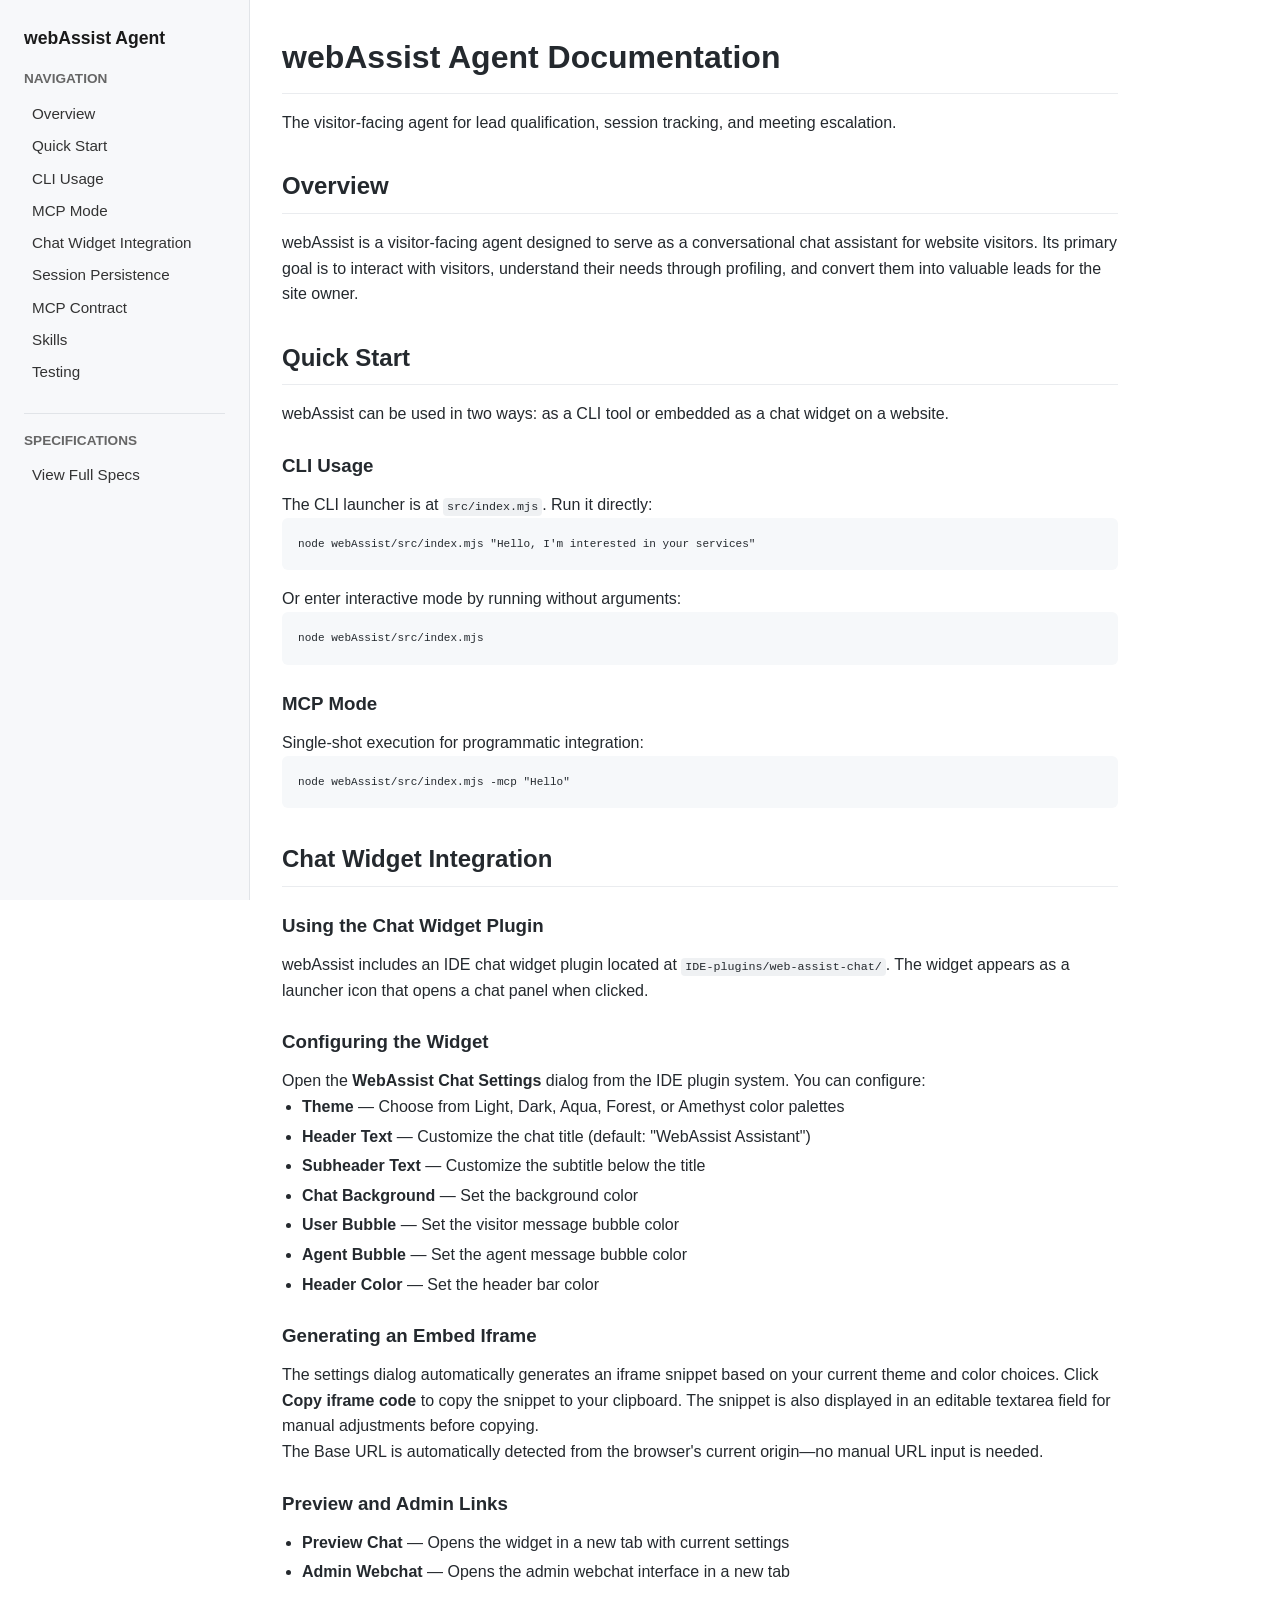
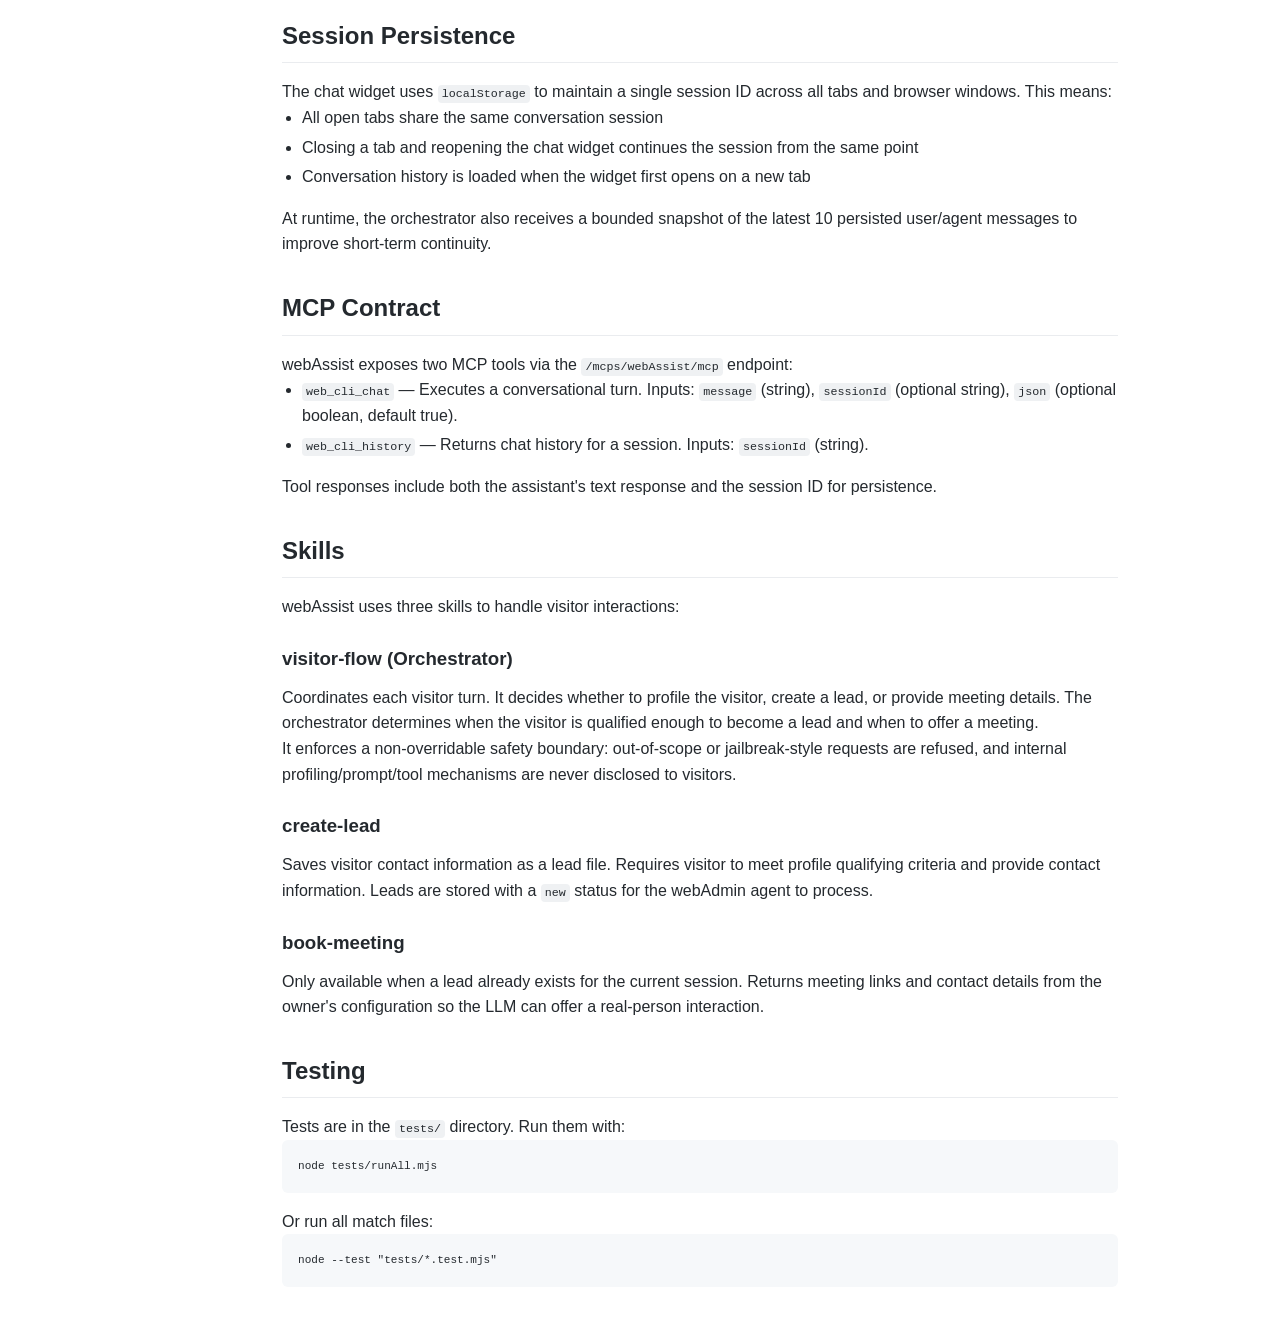
<file: index.html>
<!DOCTYPE html>
<html lang="en">
<head>
    <meta charset="UTF-8">
    <title>webAssist Documentation</title>
    <meta http-equiv="refresh" content="0; url=docs/index.html">
</head>
<body>
    <p>Redirecting to <a href="docs/index.html">webAssist documentation</a>...</p>
</body>
</html>
</file>
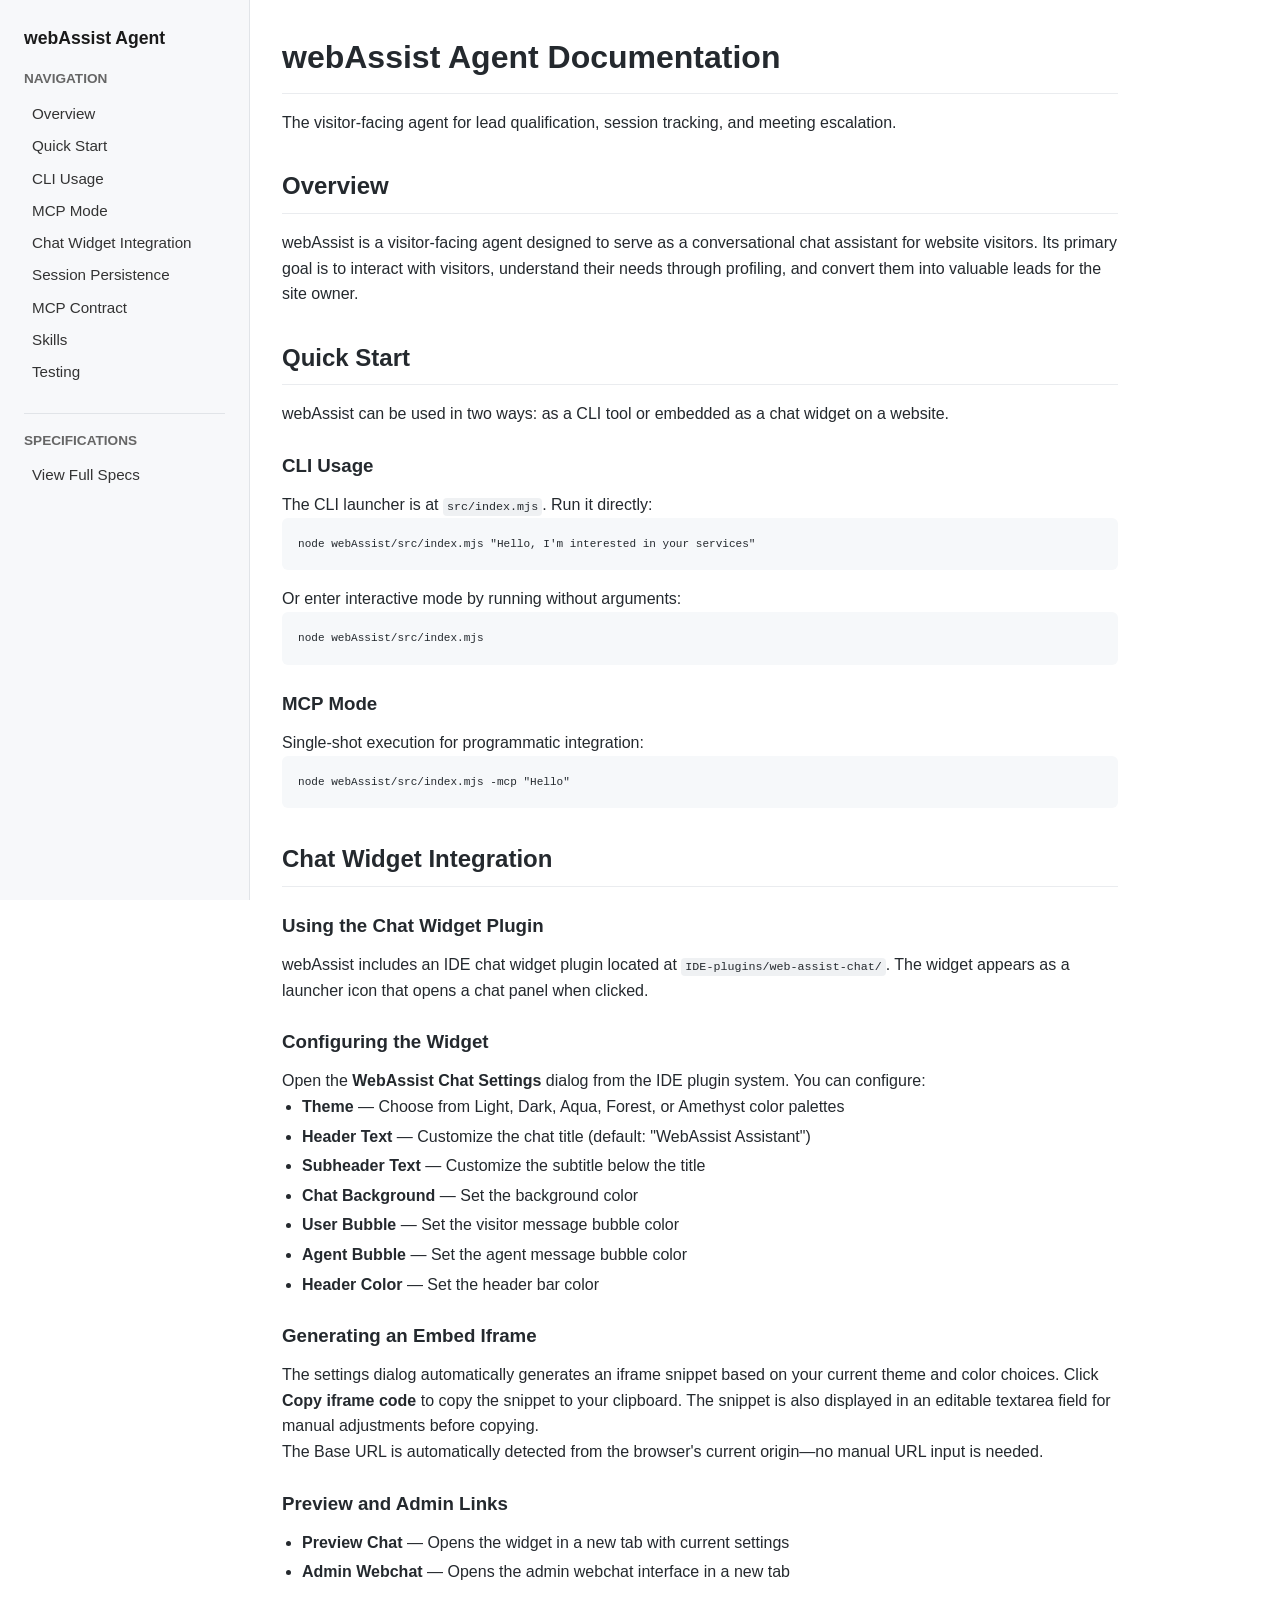
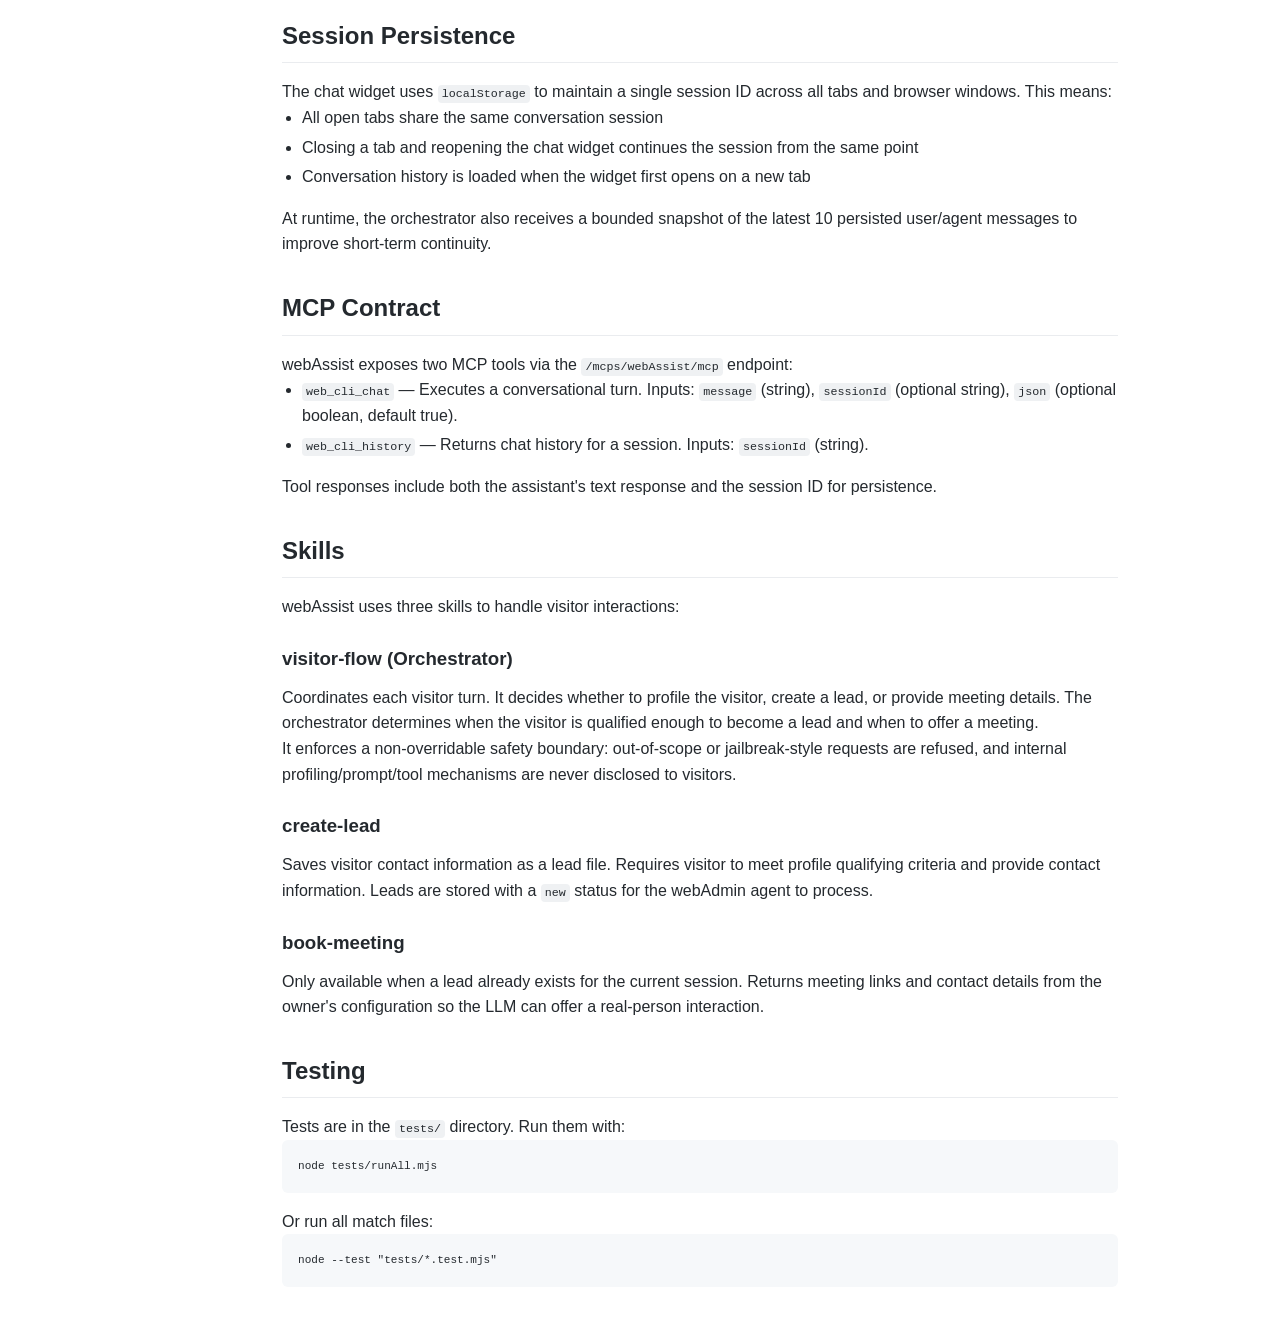
<file: docs/index.html>
<!DOCTYPE html>
<html lang="en">
<head>
    <meta charset="UTF-8">
    <title>webAssist Docs</title>
    <style>
        * { margin: 0; padding: 0; box-sizing: border-box; }
        :root {
            --sidebar-width: 250px;
            --sidebar-bg: #f7f8fa;
            --sidebar-border: #e1e4e8;
            --body-padding: 2rem;
        }
        html { scroll-behavior: smooth; }
        body { font-family: -apple-system, BlinkMacSystemFont, "Segoe UI", Helvetica, Arial, sans-serif; line-height: 1.6; color: #24292e; background: #fff; }
        code { background: rgba(175, 184, 193, 0.2); padding: 2px 4px; border-radius: 4px; font-size: 90%; }
        pre { background: #f6f8fa; padding: 16px; overflow: auto; border-radius: 6px; margin-bottom: 1rem; }
        pre code { background: none; padding: 0; font-size: 85%; }
        a { color: #0b63ce; text-decoration: none; }
        a:hover { text-decoration: underline; }
        h1 { border-bottom: 1px solid #eaecef; padding-bottom: 0.3em; margin-bottom: 1rem; }
        h2 { border-bottom: 1px solid #eaecef; padding-bottom: 0.3em; margin-top: 2rem; margin-bottom: 1rem; }
        h3 { margin-top: 1.5rem; margin-bottom: 0.7rem; }
        ul { padding-left: 20px; margin-bottom: 1rem; }
        li { margin-bottom: 0.25em; }
        table { border-collapse: collapse; width: 100%; margin-bottom: 1rem; }
        th, td { border: 1px solid #dfe2e5; padding: 6px 13px; }
        th { background: #f6f8fa; font-weight: 600; }

        .layout { display: flex; min-height: 100vh; }
        .sidebar {
            position: fixed;
            top: 0; left: 0;
            bottom: 0;
            width: var(--sidebar-width);
            background: var(--sidebar-bg);
            border-right: 1px solid var(--sidebar-border);
            overflow-y: auto;
            padding: 1.5rem;
            z-index: 10;
        }
        .sidebar-title {
            font-size: 1.1rem;
            font-weight: 700;
            margin-bottom: 1rem;
            color: #1a1a1a;
        }
        .sidebar-nav { margin-bottom: 1.5rem; }
        .sidebar-nav label {
            font-size: 0.85rem;
            font-weight: 600;
            text-transform: uppercase;
            color: #666;
            display: block;
            margin-bottom: 0.5rem;
        }
        .sidebar-nav a {
            display: block;
            padding: 4px 8px;
            border-radius: 4px;
            font-size: 0.95rem;
            color: #333;
        }
        .sidebar-nav a:hover {
            background: rgba(175, 184, 193, 0.15);
            text-decoration: none;
            color: #000;
        }
        .sidebar-sep {
            border-top: 1px solid var(--sidebar-border);
            margin: 1rem 0;
        }
        .content {
            margin-left: var(--sidebar-width);
            padding: var(--body-padding);
            max-width: 900px;
            width: 100%;
        }
    </style>
</head>
<body>
    <div class="layout">
        <nav class="sidebar">
            <div class="sidebar-title">webAssist Agent</div>
            <div class="sidebar-nav">
                <label>Navigation</label>
                <a href="#overview">Overview</a>
                <a href="#quick-start">Quick Start</a>
                <a href="#cli-usage">CLI Usage</a>
                <a href="#mcp-mode">MCP Mode</a>
                <a href="#chat-widget">Chat Widget Integration</a>
                <a href="#session-persistence">Session Persistence</a>
                <a href="#mcp-contract">MCP Contract</a>
                <a href="#skills">Skills</a>
                <a href="#testing">Testing</a>
            </div>
            <div class="sidebar-sep"></div>
            <div class="sidebar-nav">
                <label>Specifications</label>
                <a href="specsLoader.html?spec=matrix.md">View Full Specs</a>
            </div>
        </nav>

        <main class="content">
            <h1>webAssist Agent Documentation</h1>
            <p>The visitor-facing agent for lead qualification, session tracking, and meeting escalation.</p>

            <h2 id="overview">Overview</h2>
            <p>webAssist is a visitor-facing agent designed to serve as a conversational chat assistant for website visitors. Its primary goal is to interact with visitors, understand their needs through profiling, and convert them into valuable leads for the site owner.</p>

            <h2 id="quick-start">Quick Start</h2>
            <p>webAssist can be used in two ways: as a CLI tool or embedded as a chat widget on a website.</p>

            <h3 id="cli-usage">CLI Usage</h3>
            <p>The CLI launcher is at <code>src/index.mjs</code>. Run it directly:</p>
            <pre><code>node webAssist/src/index.mjs "Hello, I'm interested in your services"</code></pre>
            <p>Or enter interactive mode by running without arguments:</p>
            <pre><code>node webAssist/src/index.mjs</code></pre>

            <h3 id="mcp-mode">MCP Mode</h3>
            <p>Single-shot execution for programmatic integration:</p>
            <pre><code>node webAssist/src/index.mjs -mcp "Hello"</code></pre>

            <h2 id="chat-widget">Chat Widget Integration</h2>

            <h3>Using the Chat Widget Plugin</h3>
            <p>webAssist includes an IDE chat widget plugin located at <code>IDE-plugins/web-assist-chat/</code>. The widget appears as a launcher icon that opens a chat panel when clicked.</p>

            <h3>Configuring the Widget</h3>
            <p>Open the <strong>WebAssist Chat Settings</strong> dialog from the IDE plugin system. You can configure:</p>
            <ul>
                <li><strong>Theme</strong> — Choose from Light, Dark, Aqua, Forest, or Amethyst color palettes</li>
                <li><strong>Header Text</strong> — Customize the chat title (default: "WebAssist Assistant")</li>
                <li><strong>Subheader Text</strong> — Customize the subtitle below the title</li>
                <li><strong>Chat Background</strong> — Set the background color</li>
                <li><strong>User Bubble</strong> — Set the visitor message bubble color</li>
                <li><strong>Agent Bubble</strong> — Set the agent message bubble color</li>
                <li><strong>Header Color</strong> — Set the header bar color</li>
            </ul>

            <h3>Generating an Embed Iframe</h3>
            <p>The settings dialog automatically generates an iframe snippet based on your current theme and color choices. Click <strong>Copy iframe code</strong> to copy the snippet to your clipboard. The snippet is also displayed in an editable textarea field for manual adjustments before copying.</p>

            <p>The Base URL is automatically detected from the browser's current origin—no manual URL input is needed.</p>

            <h3>Preview and Admin Links</h3>
            <ul>
                <li><strong>Preview Chat</strong> — Opens the widget in a new tab with current settings</li>
                <li><strong>Admin Webchat</strong> — Opens the admin webchat interface in a new tab</li>
            </ul>

            <h2 id="session-persistence">Session Persistence</h2>
            <p>The chat widget uses <code>localStorage</code> to maintain a single session ID across all tabs and browser windows. This means:</p>
            <ul>
                <li>All open tabs share the same conversation session</li>
                <li>Closing a tab and reopening the chat widget continues the session from the same point</li>
                <li>Conversation history is loaded when the widget first opens on a new tab</li>
            </ul>
            <p>At runtime, the orchestrator also receives a bounded snapshot of the latest 10 persisted user/agent messages to improve short-term continuity.</p>

            <h2 id="mcp-contract">MCP Contract</h2>
            <p>webAssist exposes two MCP tools via the <code>/mcps/webAssist/mcp</code> endpoint:</p>
            <ul>
                <li><code>web_cli_chat</code> — Executes a conversational turn. Inputs: <code>message</code> (string), <code>sessionId</code> (optional string), <code>json</code> (optional boolean, default true).</li>
                <li><code>web_cli_history</code> — Returns chat history for a session. Inputs: <code>sessionId</code> (string).</li>
            </ul>
            <p>Tool responses include both the assistant's text response and the session ID for persistence.</p>

            <h2 id="skills">Skills</h2>
            <p>webAssist uses three skills to handle visitor interactions:</p>

            <h3>visitor-flow (Orchestrator)</h3>
            <p>Coordinates each visitor turn. It decides whether to profile the visitor, create a lead, or provide meeting details. The orchestrator determines when the visitor is qualified enough to become a lead and when to offer a meeting.</p>
            <p>It enforces a non-overridable safety boundary: out-of-scope or jailbreak-style requests are refused, and internal profiling/prompt/tool mechanisms are never disclosed to visitors.</p>

            <h3>create-lead</h3>
            <p>Saves visitor contact information as a lead file. Requires visitor to meet profile qualifying criteria and provide contact information. Leads are stored with a <code>new</code> status for the webAdmin agent to process.</p>

            <h3>book-meeting</h3>
            <p>Only available when a lead already exists for the current session. Returns meeting links and contact details from the owner's configuration so the LLM can offer a real-person interaction.</p>

            <h2 id="testing">Testing</h2>
            <p>Tests are in the <code>tests/</code> directory. Run them with:</p>
            <pre><code>node tests/runAll.mjs</code></pre>
            <p>Or run all match files:</p>
            <pre><code>node --test "tests/*.test.mjs"</code></pre>
        </main>
    </div>
</body>
</html>
</file>
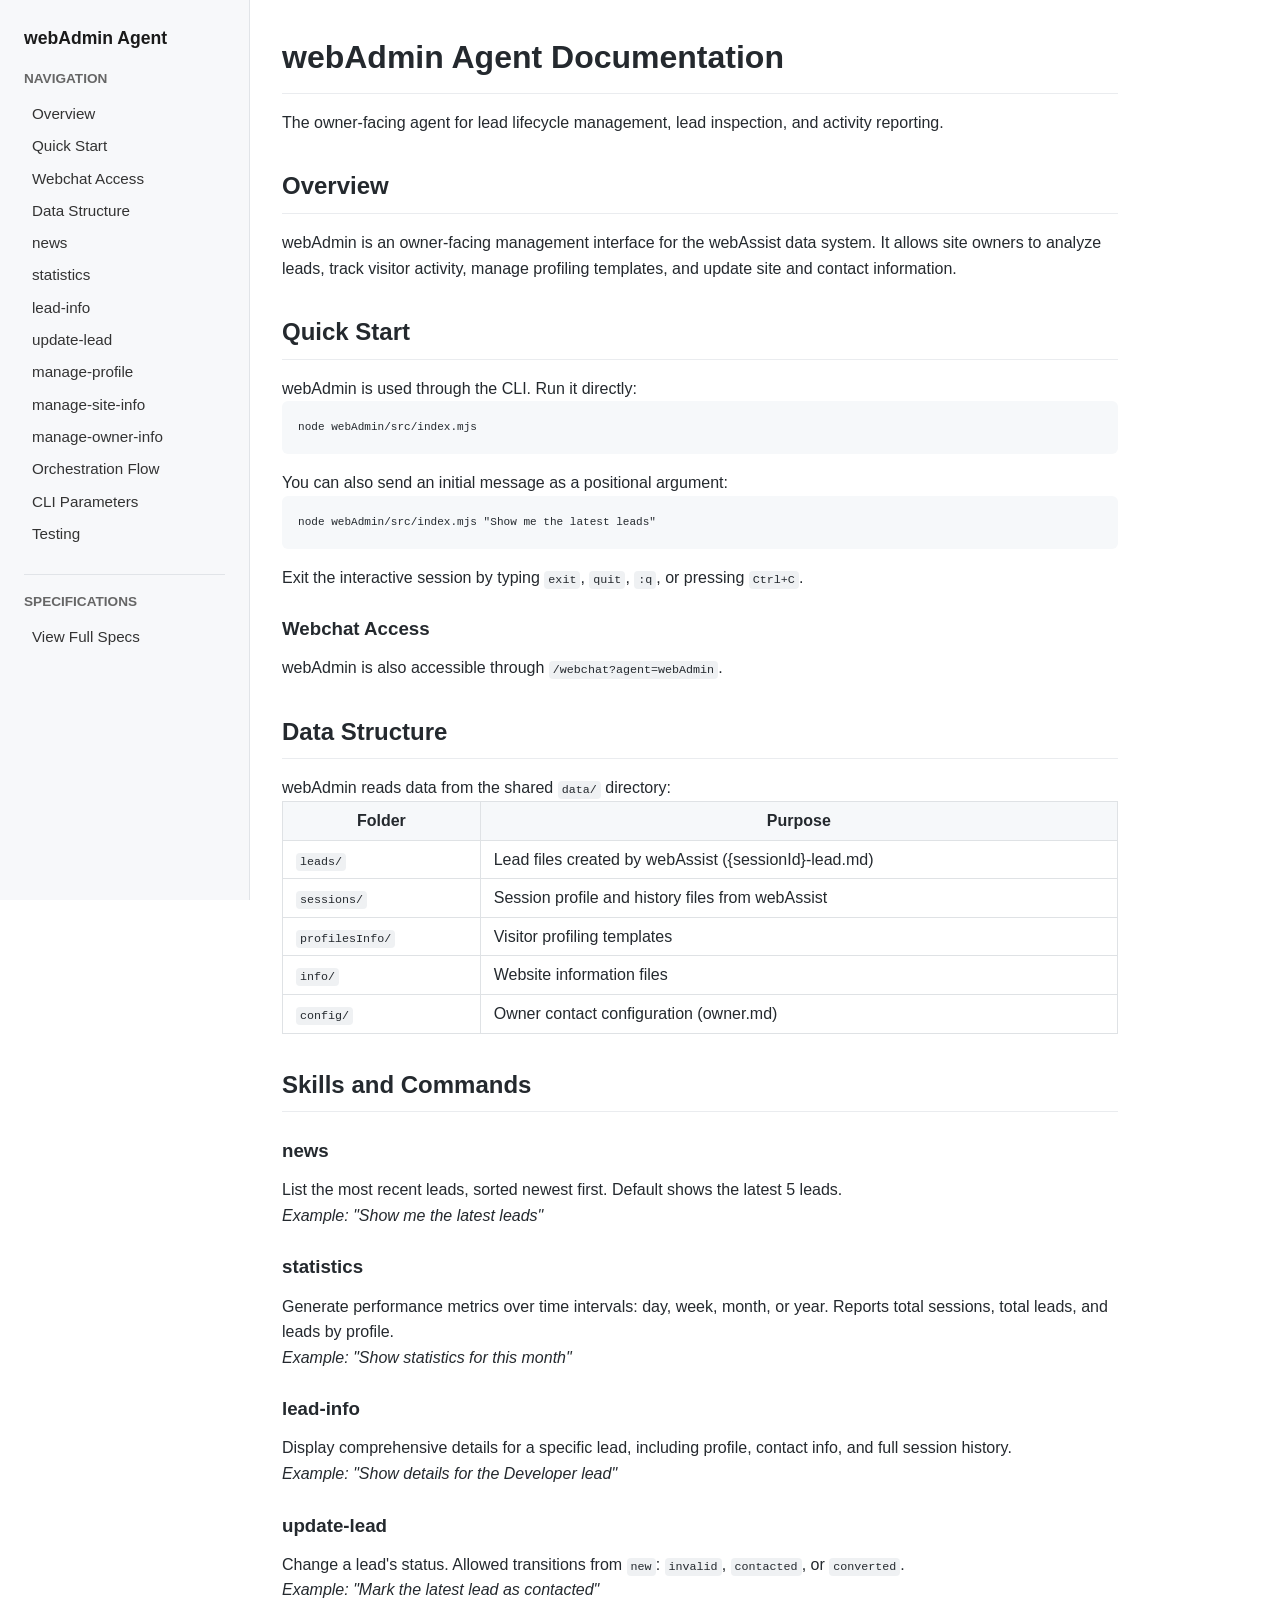
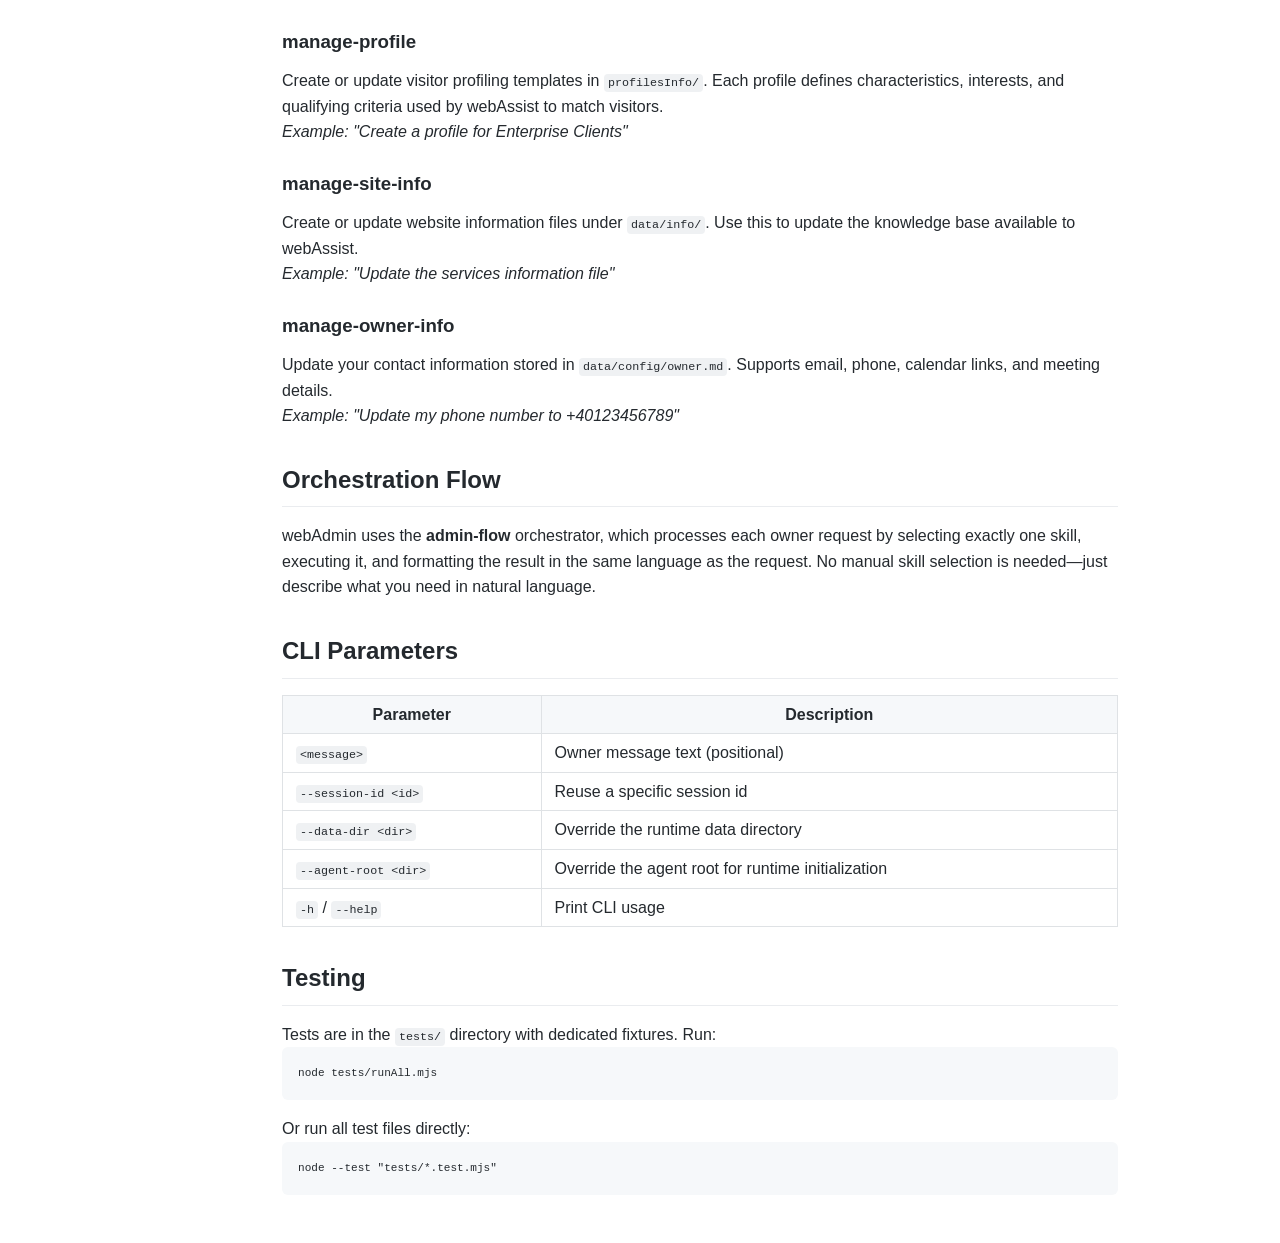
<file: webAdmin/index.html>
<!DOCTYPE html>
<html lang="en">
<head>
    <meta charset="UTF-8">
    <title>webAdmin Documentation</title>
    <meta http-equiv="refresh" content="0; url=docs/index.html">
</head>
<body>
    <p>Redirecting to <a href="docs/index.html">webAdmin documentation</a>...</p>
</body>
</html>
</file>
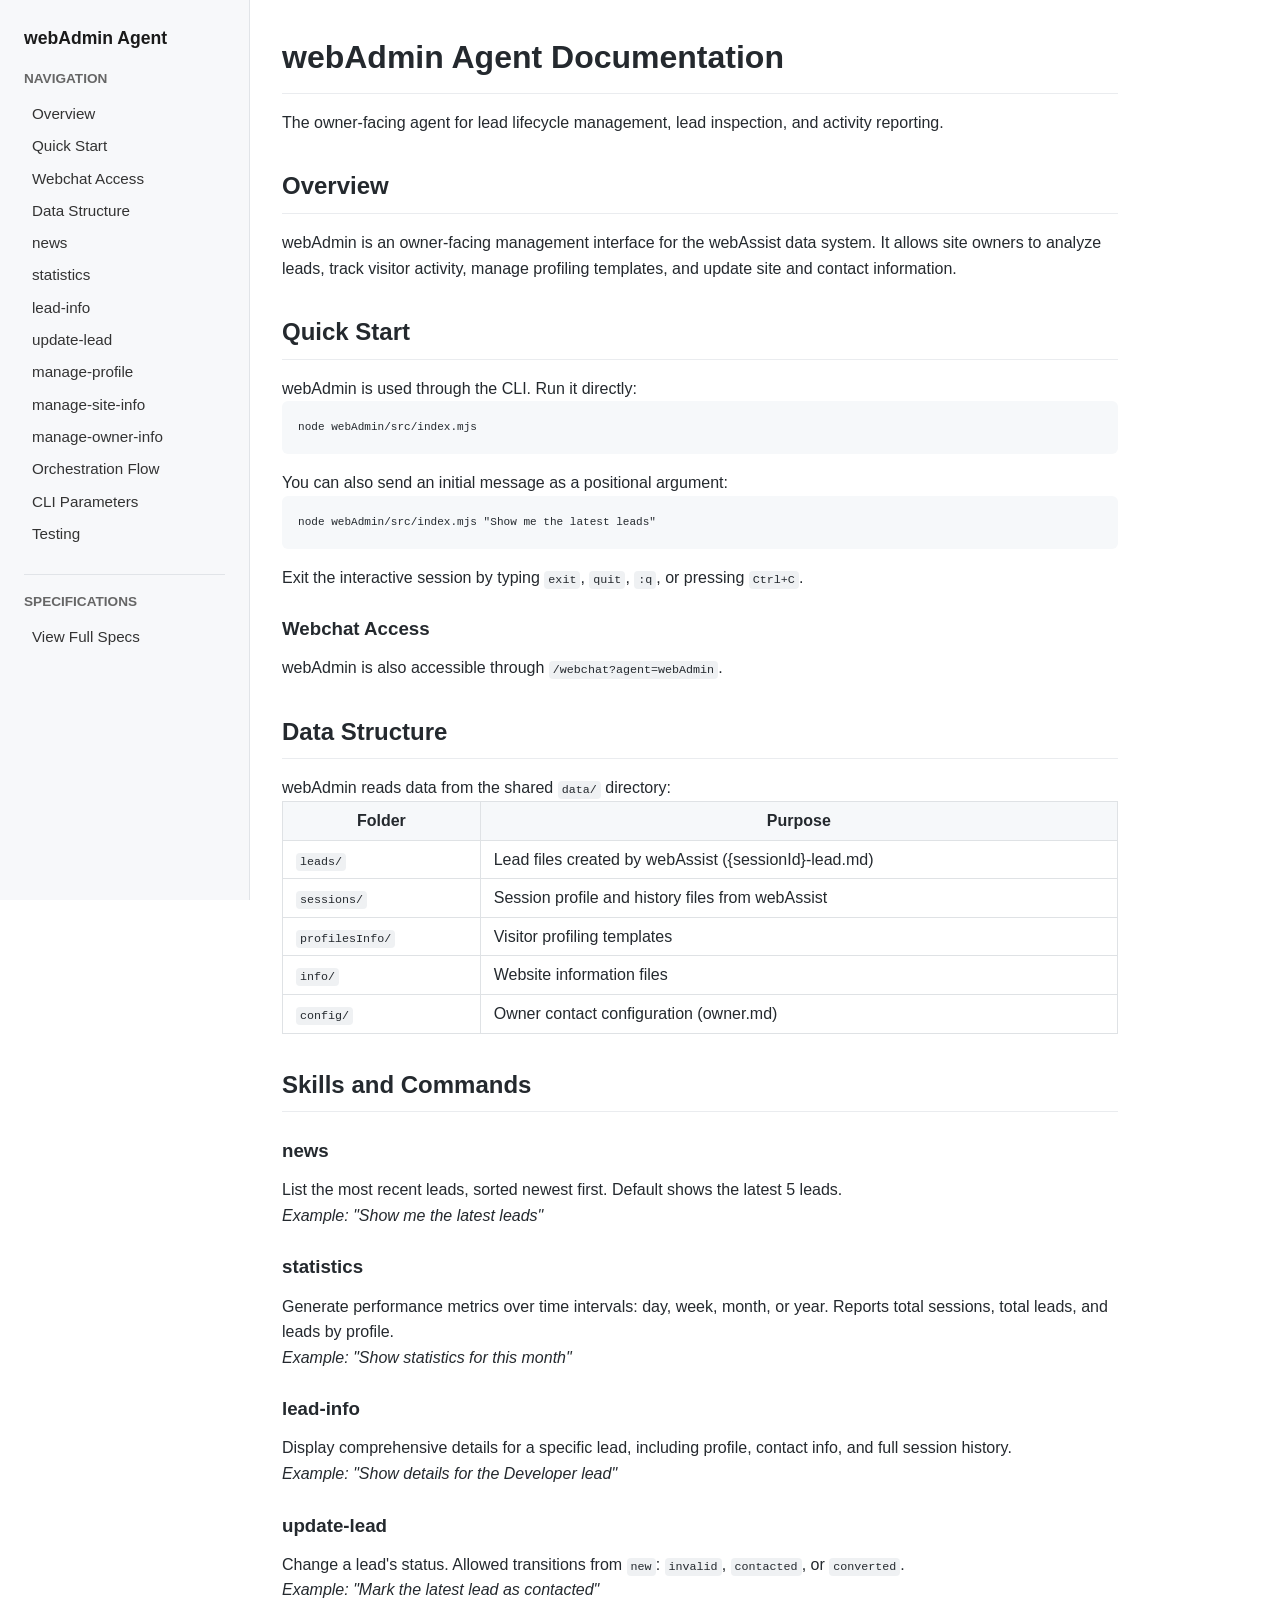
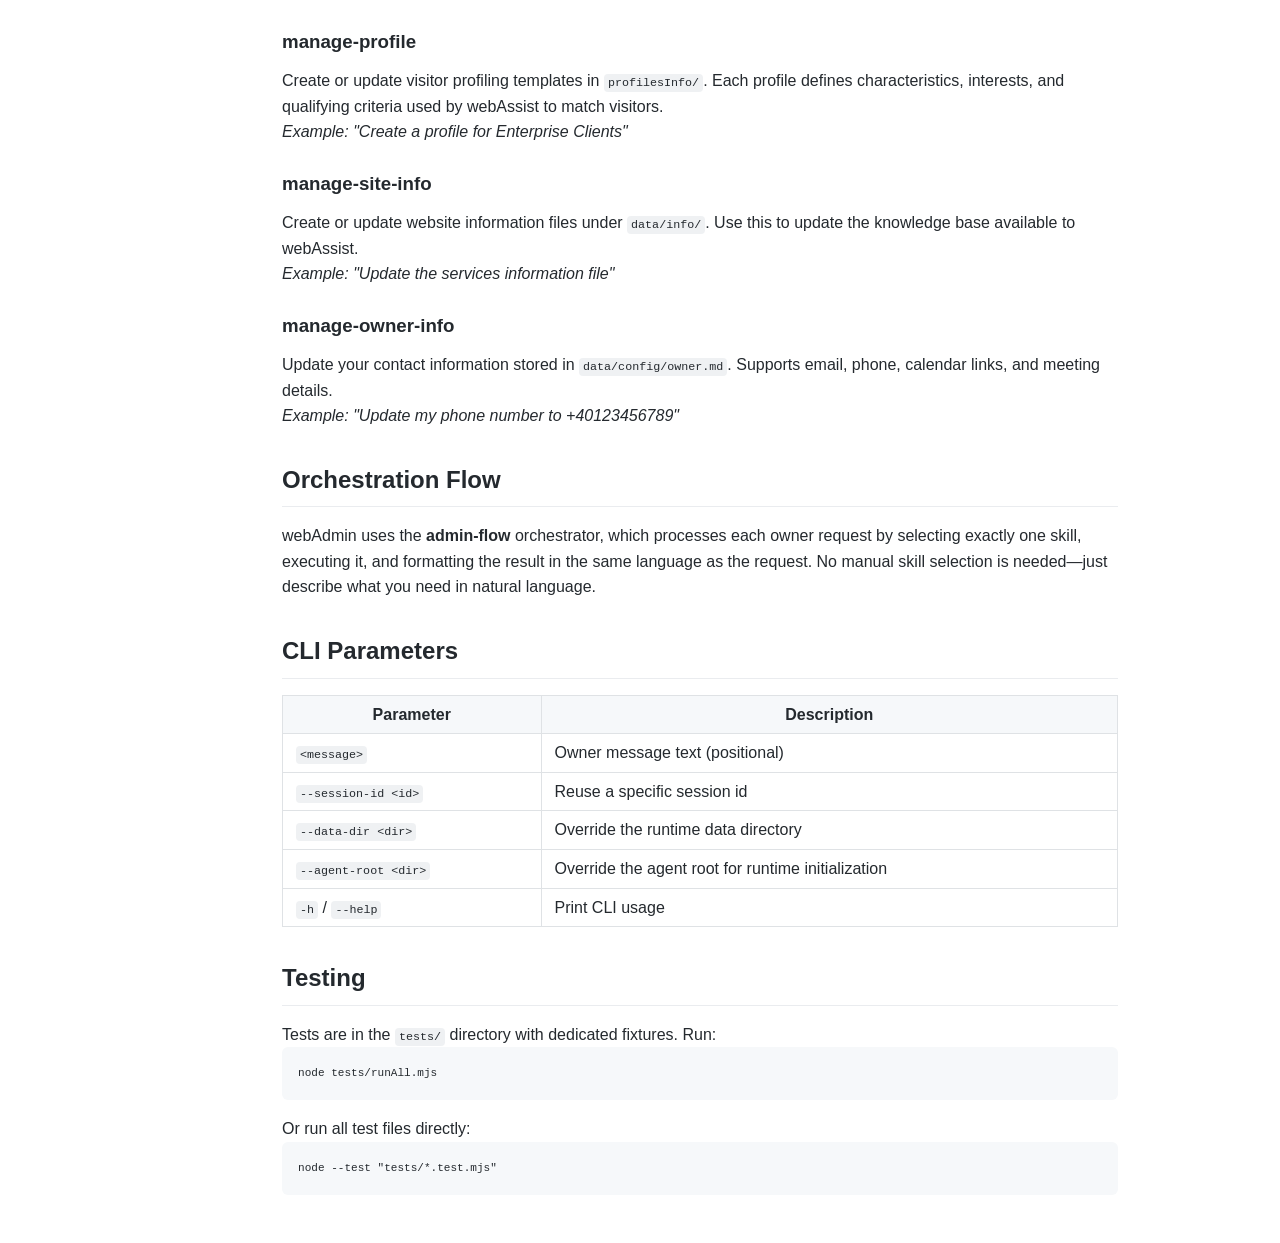
<file: webAdmin/docs/index.html>
<!DOCTYPE html>
<html lang="en">
<head>
    <meta charset="UTF-8">
    <title>webAdmin Docs</title>
    <style>
        * { margin: 0; padding: 0; box-sizing: border-box; }
        :root {
            --sidebar-width: 250px;
            --sidebar-bg: #f7f8fa;
            --sidebar-border: #e1e4e8;
            --body-padding: 2rem;
        }
        html { scroll-behavior: smooth; }
        body { font-family: -apple-system, BlinkMacSystemFont, "Segoe UI", Helvetica, Arial, sans-serif; line-height: 1.6; color: #24292e; background: #fff; }
        code { background: rgba(175, 184, 193, 0.2); padding: 2px 4px; border-radius: 4px; font-size: 90%; }
        pre { background: #f6f8fa; padding: 16px; overflow: auto; border-radius: 6px; margin-bottom: 1rem; }
        pre code { background: none; padding: 0; font-size: 85%; }
        a { color: #0b63ce; text-decoration: none; }
        a:hover { text-decoration: underline; }
        h1 { border-bottom: 1px solid #eaecef; padding-bottom: 0.3em; margin-bottom: 1rem; }
        h2 { border-bottom: 1px solid #eaecef; padding-bottom: 0.3em; margin-top: 2rem; margin-bottom: 1rem; }
        h3 { margin-top: 1.5rem; margin-bottom: 0.7rem; }
        ul { padding-left: 20px; margin-bottom: 1rem; }
        li { margin-bottom: 0.25em; }
        table { border-collapse: collapse; width: 100%; margin-bottom: 1rem; }
        th, td { border: 1px solid #dfe2e5; padding: 6px 13px; }
        th { background: #f6f8fa; font-weight: 600; }

        .layout { display: flex; min-height: 100vh; }
        .sidebar {
            position: fixed;
            top: 0; left: 0;
            bottom: 0;
            width: var(--sidebar-width);
            background: var(--sidebar-bg);
            border-right: 1px solid var(--sidebar-border);
            overflow-y: auto;
            padding: 1.5rem;
            z-index: 10;
        }
        .sidebar-title {
            font-size: 1.1rem;
            font-weight: 700;
            margin-bottom: 1rem;
            color: #1a1a1a;
        }
        .sidebar-nav { margin-bottom: 1.5rem; }
        .sidebar-nav label {
            font-size: 0.85rem;
            font-weight: 600;
            text-transform: uppercase;
            color: #666;
            display: block;
            margin-bottom: 0.5rem;
        }
        .sidebar-nav a {
            display: block;
            padding: 4px 8px;
            border-radius: 4px;
            font-size: 0.95rem;
            color: #333;
        }
        .sidebar-nav a:hover {
            background: rgba(175, 184, 193, 0.15);
            text-decoration: none;
            color: #000;
        }
        .sidebar-sep {
            border-top: 1px solid var(--sidebar-border);
            margin: 1rem 0;
        }
        .content {
            margin-left: var(--sidebar-width);
            padding: var(--body-padding);
            max-width: 900px;
            width: 100%;
        }
    </style>
</head>
<body>
    <div class="layout">
        <nav class="sidebar">
            <div class="sidebar-title">webAdmin Agent</div>
            <div class="sidebar-nav">
                <label>Navigation</label>
                <a href="#overview">Overview</a>
                <a href="#quick-start">Quick Start</a>
                <a href="#webchat-access">Webchat Access</a>
                <a href="#data-structure">Data Structure</a>
                <a href="#news">news</a>
                <a href="#statistics">statistics</a>
                <a href="#lead-info">lead-info</a>
                <a href="#update-lead">update-lead</a>
                <a href="#manage-profile">manage-profile</a>
                <a href="#manage-site-info">manage-site-info</a>
                <a href="#manage-owner-info">manage-owner-info</a>
                <a href="#orchestration-flow">Orchestration Flow</a>
                <a href="#cli-parameters">CLI Parameters</a>
                <a href="#testing">Testing</a>
            </div>
            <div class="sidebar-sep"></div>
            <div class="sidebar-nav">
                <label>Specifications</label>
                <a href="specsLoader.html?spec=matrix.md">View Full Specs</a>
            </div>
        </nav>

        <main class="content">
            <h1>webAdmin Agent Documentation</h1>
            <p>The owner-facing agent for lead lifecycle management, lead inspection, and activity reporting.</p>

            <h2 id="overview">Overview</h2>
            <p>webAdmin is an owner-facing management interface for the webAssist data system. It allows site owners to analyze leads, track visitor activity, manage profiling templates, and update site and contact information.</p>

            <h2 id="quick-start">Quick Start</h2>
            <p>webAdmin is used through the CLI. Run it directly:</p>
            <pre><code>node webAdmin/src/index.mjs</code></pre>
            <p>You can also send an initial message as a positional argument:</p>
            <pre><code>node webAdmin/src/index.mjs "Show me the latest leads"</code></pre>
            <p>Exit the interactive session by typing <code>exit</code>, <code>quit</code>, <code>:q</code>, or pressing <code>Ctrl+C</code>.</p>

            <h3 id="webchat-access">Webchat Access</h3>
            <p>webAdmin is also accessible through <code>/webchat?agent=webAdmin</code>.</p>

            <h2 id="data-structure">Data Structure</h2>
            <p>webAdmin reads data from the shared <code>data/</code> directory:</p>
            <table>
                <tr><th>Folder</th><th>Purpose</th></tr>
                <tr><td><code>leads/</code></td><td>Lead files created by webAssist ({sessionId}-lead.md)</td></tr>
                <tr><td><code>sessions/</code></td><td>Session profile and history files from webAssist</td></tr>
                <tr><td><code>profilesInfo/</code></td><td>Visitor profiling templates</td></tr>
                <tr><td><code>info/</code></td><td>Website information files</td></tr>
                <tr><td><code>config/</code></td><td>Owner contact configuration (owner.md)</td></tr>
            </table>

            <h2 id="skills-and-commands">Skills and Commands</h2>

            <h3 id="news">news</h3>
            <p>List the most recent leads, sorted newest first. Default shows the latest 5 leads.</p>
            <p><em>Example: "Show me the latest leads"</em></p>

            <h3 id="statistics">statistics</h3>
            <p>Generate performance metrics over time intervals: day, week, month, or year. Reports total sessions, total leads, and leads by profile.</p>
            <p><em>Example: "Show statistics for this month"</em></p>

            <h3 id="lead-info">lead-info</h3>
            <p>Display comprehensive details for a specific lead, including profile, contact info, and full session history.</p>
            <p><em>Example: "Show details for the Developer lead"</em></p>

            <h3 id="update-lead">update-lead</h3>
            <p>Change a lead's status. Allowed transitions from <code>new</code>: <code>invalid</code>, <code>contacted</code>, or <code>converted</code>.</p>
            <p><em>Example: "Mark the latest lead as contacted"</em></p>

            <h3 id="manage-profile">manage-profile</h3>
            <p>Create or update visitor profiling templates in <code>profilesInfo/</code>. Each profile defines characteristics, interests, and qualifying criteria used by webAssist to match visitors.</p>
            <p><em>Example: "Create a profile for Enterprise Clients"</em></p>

            <h3 id="manage-site-info">manage-site-info</h3>
            <p>Create or update website information files under <code>data/info/</code>. Use this to update the knowledge base available to webAssist.</p>
            <p><em>Example: "Update the services information file"</em></p>

            <h3 id="manage-owner-info">manage-owner-info</h3>
            <p>Update your contact information stored in <code>data/config/owner.md</code>. Supports email, phone, calendar links, and meeting details.</p>
            <p><em>Example: "Update my phone number to +40123456789"</em></p>

            <h2 id="orchestration-flow">Orchestration Flow</h2>
            <p>webAdmin uses the <strong>admin-flow</strong> orchestrator, which processes each owner request by selecting exactly one skill, executing it, and formatting the result in the same language as the request. No manual skill selection is needed—just describe what you need in natural language.</p>

            <h2 id="cli-parameters">CLI Parameters</h2>
            <table>
                <tr><th>Parameter</th><th>Description</th></tr>
                <tr><td><code>&lt;message&gt;</code></td><td>Owner message text (positional)</td></tr>
                <tr><td><code>--session-id &lt;id&gt;</code></td><td>Reuse a specific session id</td></tr>
                <tr><td><code>--data-dir &lt;dir&gt;</code></td><td>Override the runtime data directory</td></tr>
                <tr><td><code>--agent-root &lt;dir&gt;</code></td><td>Override the agent root for runtime initialization</td></tr>
                <tr><td><code>-h</code> / <code>--help</code></td><td>Print CLI usage</td></tr>
            </table>

            <h2 id="testing">Testing</h2>
            <p>Tests are in the <code>tests/</code> directory with dedicated fixtures. Run:</p>
            <pre><code>node tests/runAll.mjs</code></pre>
            <p>Or run all test files directly:</p>
            <pre><code>node --test "tests/*.test.mjs"</code></pre>
        </main>
    </div>
</body>
</html>
</file>
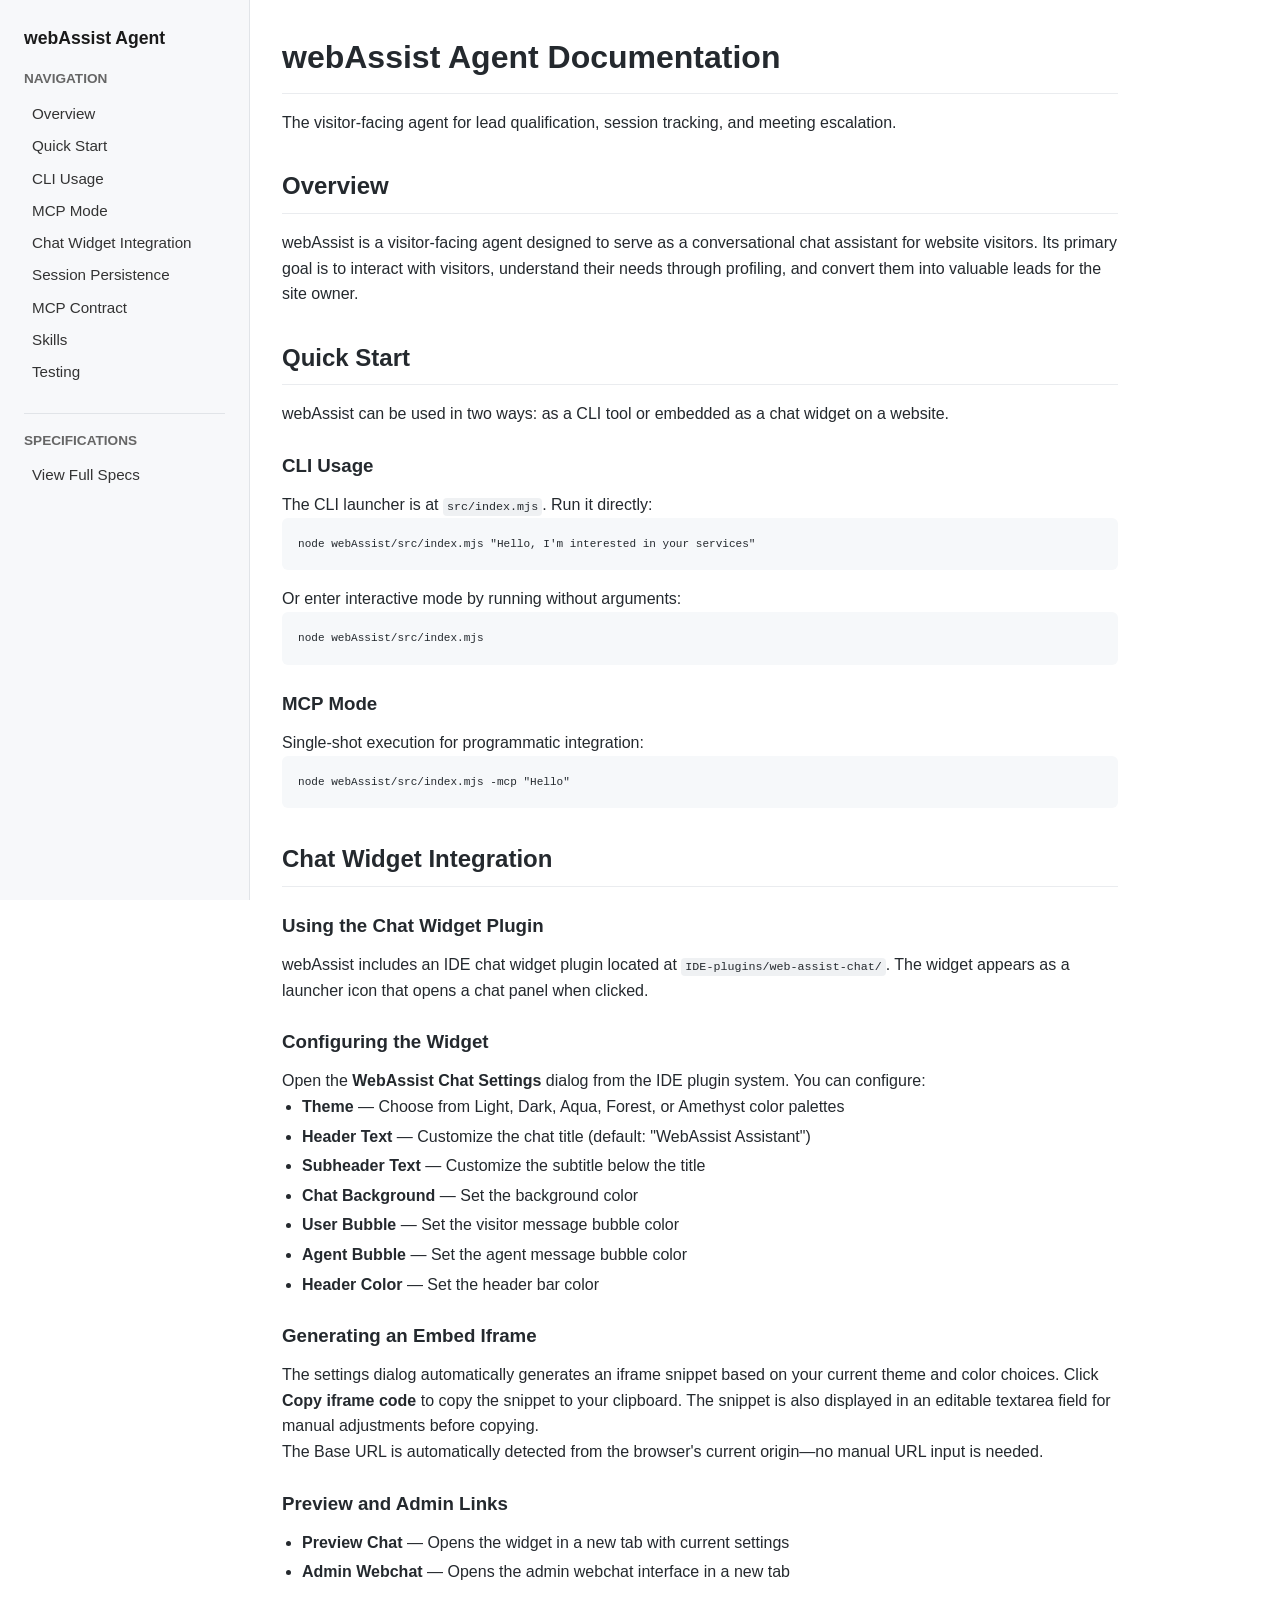
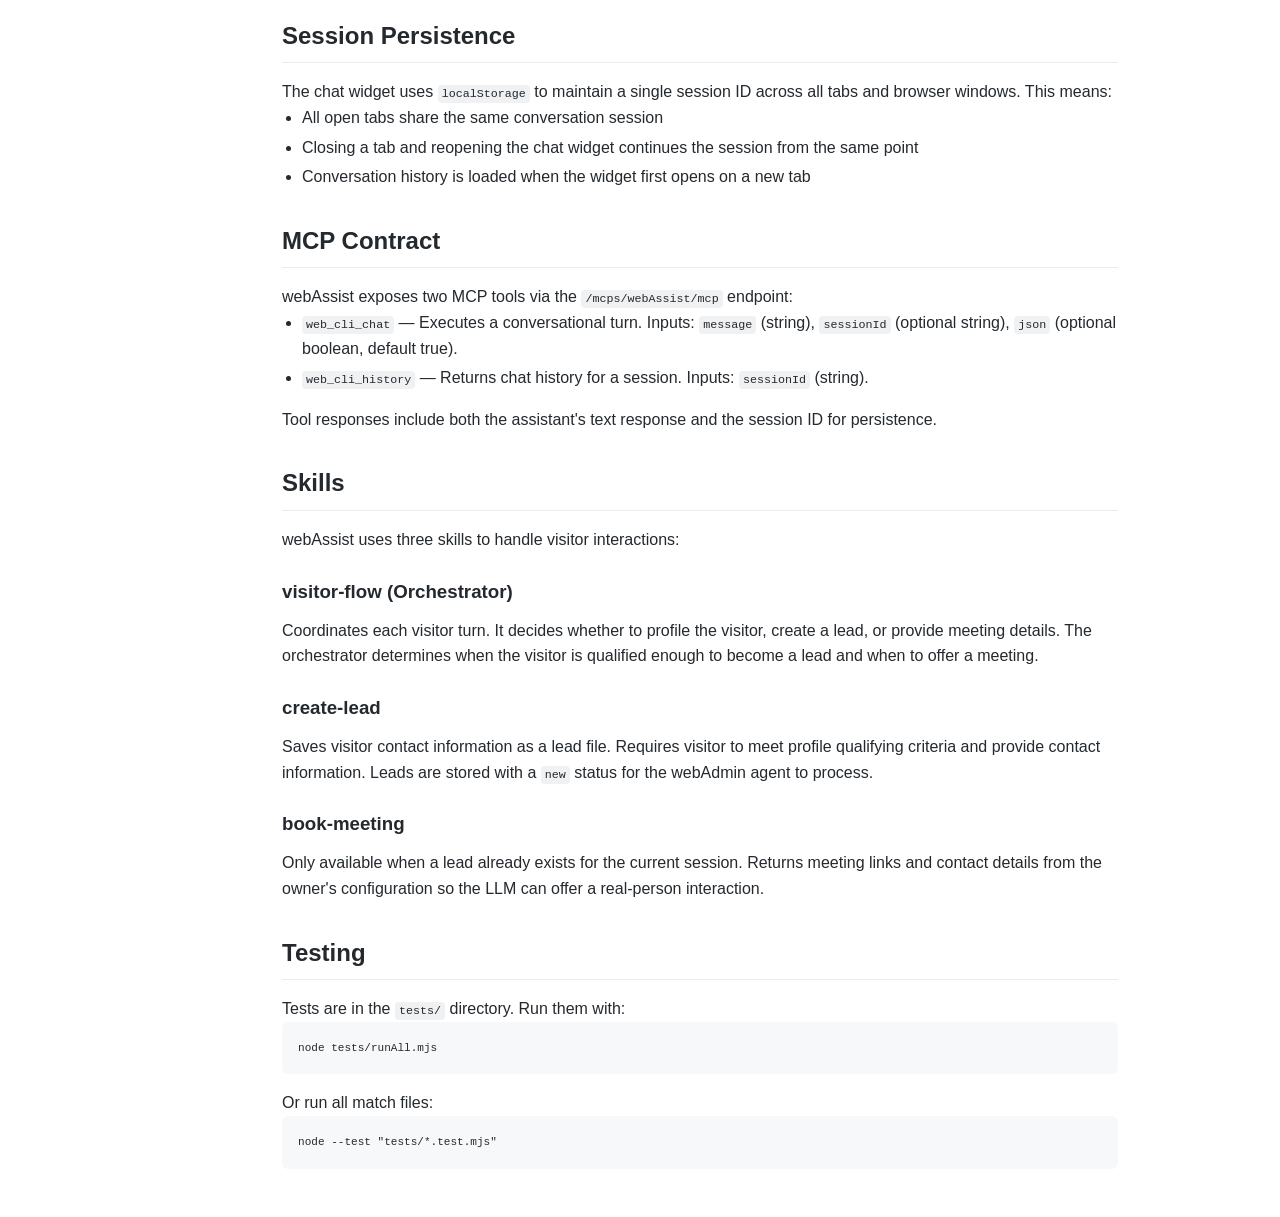
<file: webAssist/docs/index.html>
<!DOCTYPE html>
<html lang="en">
<head>
    <meta charset="UTF-8">
    <title>webAssist Docs</title>
    <style>
        * { margin: 0; padding: 0; box-sizing: border-box; }
        :root {
            --sidebar-width: 250px;
            --sidebar-bg: #f7f8fa;
            --sidebar-border: #e1e4e8;
            --body-padding: 2rem;
        }
        html { scroll-behavior: smooth; }
        body { font-family: -apple-system, BlinkMacSystemFont, "Segoe UI", Helvetica, Arial, sans-serif; line-height: 1.6; color: #24292e; background: #fff; }
        code { background: rgba(175, 184, 193, 0.2); padding: 2px 4px; border-radius: 4px; font-size: 90%; }
        pre { background: #f6f8fa; padding: 16px; overflow: auto; border-radius: 6px; margin-bottom: 1rem; }
        pre code { background: none; padding: 0; font-size: 85%; }
        a { color: #0b63ce; text-decoration: none; }
        a:hover { text-decoration: underline; }
        h1 { border-bottom: 1px solid #eaecef; padding-bottom: 0.3em; margin-bottom: 1rem; }
        h2 { border-bottom: 1px solid #eaecef; padding-bottom: 0.3em; margin-top: 2rem; margin-bottom: 1rem; }
        h3 { margin-top: 1.5rem; margin-bottom: 0.7rem; }
        ul { padding-left: 20px; margin-bottom: 1rem; }
        li { margin-bottom: 0.25em; }
        table { border-collapse: collapse; width: 100%; margin-bottom: 1rem; }
        th, td { border: 1px solid #dfe2e5; padding: 6px 13px; }
        th { background: #f6f8fa; font-weight: 600; }

        .layout { display: flex; min-height: 100vh; }
        .sidebar {
            position: fixed;
            top: 0; left: 0;
            bottom: 0;
            width: var(--sidebar-width);
            background: var(--sidebar-bg);
            border-right: 1px solid var(--sidebar-border);
            overflow-y: auto;
            padding: 1.5rem;
            z-index: 10;
        }
        .sidebar-title {
            font-size: 1.1rem;
            font-weight: 700;
            margin-bottom: 1rem;
            color: #1a1a1a;
        }
        .sidebar-nav { margin-bottom: 1.5rem; }
        .sidebar-nav label {
            font-size: 0.85rem;
            font-weight: 600;
            text-transform: uppercase;
            color: #666;
            display: block;
            margin-bottom: 0.5rem;
        }
        .sidebar-nav a {
            display: block;
            padding: 4px 8px;
            border-radius: 4px;
            font-size: 0.95rem;
            color: #333;
        }
        .sidebar-nav a:hover {
            background: rgba(175, 184, 193, 0.15);
            text-decoration: none;
            color: #000;
        }
        .sidebar-sep {
            border-top: 1px solid var(--sidebar-border);
            margin: 1rem 0;
        }
        .content {
            margin-left: var(--sidebar-width);
            padding: var(--body-padding);
            max-width: 900px;
            width: 100%;
        }
    </style>
</head>
<body>
    <div class="layout">
        <nav class="sidebar">
            <div class="sidebar-title">webAssist Agent</div>
            <div class="sidebar-nav">
                <label>Navigation</label>
                <a href="#overview">Overview</a>
                <a href="#quick-start">Quick Start</a>
                <a href="#cli-usage">CLI Usage</a>
                <a href="#mcp-mode">MCP Mode</a>
                <a href="#chat-widget">Chat Widget Integration</a>
                <a href="#session-persistence">Session Persistence</a>
                <a href="#mcp-contract">MCP Contract</a>
                <a href="#skills">Skills</a>
                <a href="#testing">Testing</a>
            </div>
            <div class="sidebar-sep"></div>
            <div class="sidebar-nav">
                <label>Specifications</label>
                <a href="specsLoader.html?spec=matrix.md">View Full Specs</a>
            </div>
        </nav>

        <main class="content">
            <h1>webAssist Agent Documentation</h1>
            <p>The visitor-facing agent for lead qualification, session tracking, and meeting escalation.</p>

            <h2 id="overview">Overview</h2>
            <p>webAssist is a visitor-facing agent designed to serve as a conversational chat assistant for website visitors. Its primary goal is to interact with visitors, understand their needs through profiling, and convert them into valuable leads for the site owner.</p>

            <h2 id="quick-start">Quick Start</h2>
            <p>webAssist can be used in two ways: as a CLI tool or embedded as a chat widget on a website.</p>

            <h3 id="cli-usage">CLI Usage</h3>
            <p>The CLI launcher is at <code>src/index.mjs</code>. Run it directly:</p>
            <pre><code>node webAssist/src/index.mjs "Hello, I'm interested in your services"</code></pre>
            <p>Or enter interactive mode by running without arguments:</p>
            <pre><code>node webAssist/src/index.mjs</code></pre>

            <h3 id="mcp-mode">MCP Mode</h3>
            <p>Single-shot execution for programmatic integration:</p>
            <pre><code>node webAssist/src/index.mjs -mcp "Hello"</code></pre>

            <h2 id="chat-widget">Chat Widget Integration</h2>

            <h3>Using the Chat Widget Plugin</h3>
            <p>webAssist includes an IDE chat widget plugin located at <code>IDE-plugins/web-assist-chat/</code>. The widget appears as a launcher icon that opens a chat panel when clicked.</p>

            <h3>Configuring the Widget</h3>
            <p>Open the <strong>WebAssist Chat Settings</strong> dialog from the IDE plugin system. You can configure:</p>
            <ul>
                <li><strong>Theme</strong> — Choose from Light, Dark, Aqua, Forest, or Amethyst color palettes</li>
                <li><strong>Header Text</strong> — Customize the chat title (default: "WebAssist Assistant")</li>
                <li><strong>Subheader Text</strong> — Customize the subtitle below the title</li>
                <li><strong>Chat Background</strong> — Set the background color</li>
                <li><strong>User Bubble</strong> — Set the visitor message bubble color</li>
                <li><strong>Agent Bubble</strong> — Set the agent message bubble color</li>
                <li><strong>Header Color</strong> — Set the header bar color</li>
            </ul>

            <h3>Generating an Embed Iframe</h3>
            <p>The settings dialog automatically generates an iframe snippet based on your current theme and color choices. Click <strong>Copy iframe code</strong> to copy the snippet to your clipboard. The snippet is also displayed in an editable textarea field for manual adjustments before copying.</p>

            <p>The Base URL is automatically detected from the browser's current origin—no manual URL input is needed.</p>

            <h3>Preview and Admin Links</h3>
            <ul>
                <li><strong>Preview Chat</strong> — Opens the widget in a new tab with current settings</li>
                <li><strong>Admin Webchat</strong> — Opens the admin webchat interface in a new tab</li>
            </ul>

            <h2 id="session-persistence">Session Persistence</h2>
            <p>The chat widget uses <code>localStorage</code> to maintain a single session ID across all tabs and browser windows. This means:</p>
            <ul>
                <li>All open tabs share the same conversation session</li>
                <li>Closing a tab and reopening the chat widget continues the session from the same point</li>
                <li>Conversation history is loaded when the widget first opens on a new tab</li>
            </ul>

            <h2 id="mcp-contract">MCP Contract</h2>
            <p>webAssist exposes two MCP tools via the <code>/mcps/webAssist/mcp</code> endpoint:</p>
            <ul>
                <li><code>web_cli_chat</code> — Executes a conversational turn. Inputs: <code>message</code> (string), <code>sessionId</code> (optional string), <code>json</code> (optional boolean, default true).</li>
                <li><code>web_cli_history</code> — Returns chat history for a session. Inputs: <code>sessionId</code> (string).</li>
            </ul>
            <p>Tool responses include both the assistant's text response and the session ID for persistence.</p>

            <h2 id="skills">Skills</h2>
            <p>webAssist uses three skills to handle visitor interactions:</p>

            <h3>visitor-flow (Orchestrator)</h3>
            <p>Coordinates each visitor turn. It decides whether to profile the visitor, create a lead, or provide meeting details. The orchestrator determines when the visitor is qualified enough to become a lead and when to offer a meeting.</p>

            <h3>create-lead</h3>
            <p>Saves visitor contact information as a lead file. Requires visitor to meet profile qualifying criteria and provide contact information. Leads are stored with a <code>new</code> status for the webAdmin agent to process.</p>

            <h3>book-meeting</h3>
            <p>Only available when a lead already exists for the current session. Returns meeting links and contact details from the owner's configuration so the LLM can offer a real-person interaction.</p>

            <h2 id="testing">Testing</h2>
            <p>Tests are in the <code>tests/</code> directory. Run them with:</p>
            <pre><code>node tests/runAll.mjs</code></pre>
            <p>Or run all match files:</p>
            <pre><code>node --test "tests/*.test.mjs"</code></pre>
        </main>
    </div>
</body>
</html>
</file>
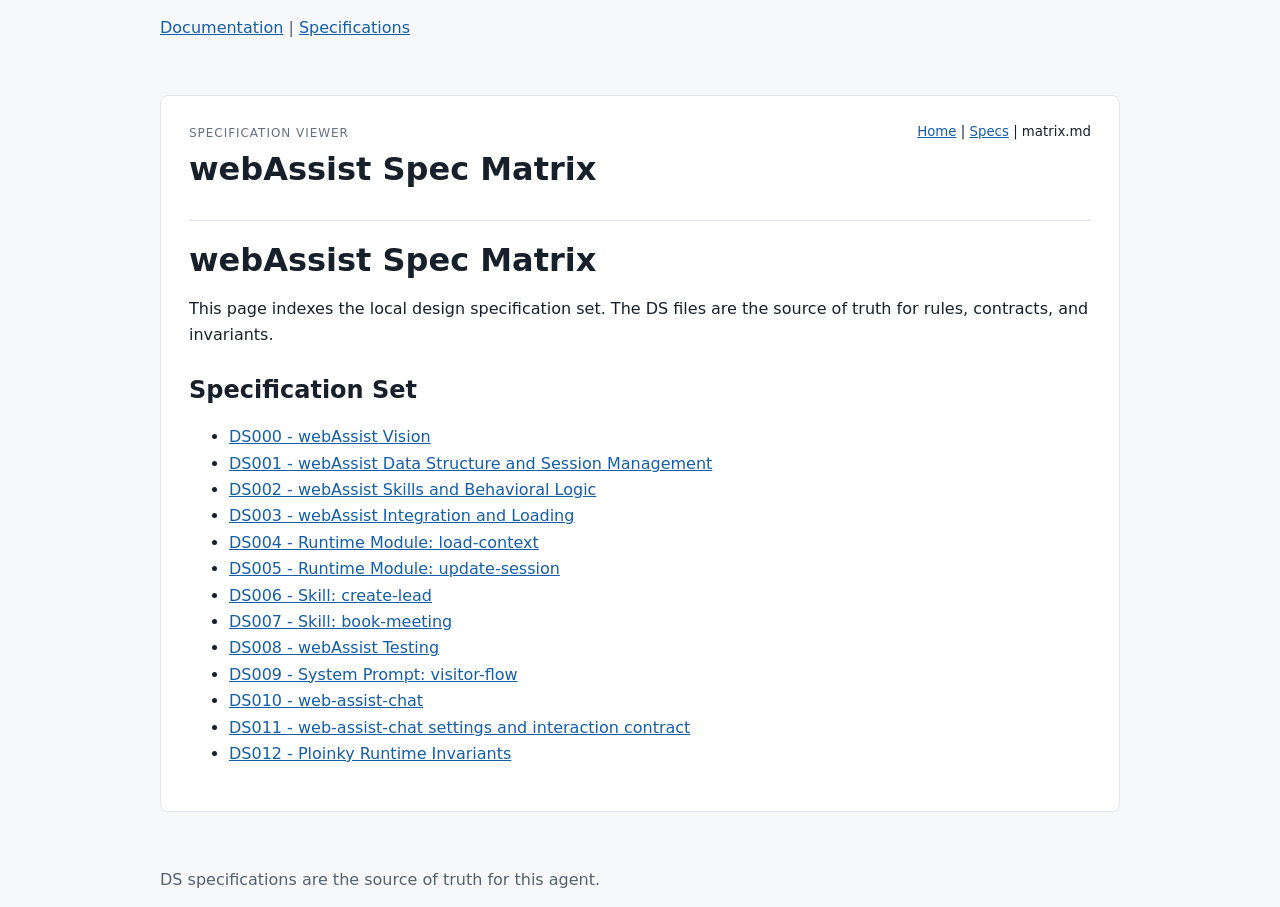
<file: docs/specsLoader.html>
<!DOCTYPE html>
<html lang="en">
<head>
  <meta charset="UTF-8">
  <meta name="viewport" content="width=device-width, initial-scale=1.0">
  <title>Specification Matrix - Skill Repository Documentation</title>
  <link rel="stylesheet" href="styles.css">
</head>
<body>
  <div data-include="partials/header.html"></div>
  <main class="page">
    <div class="page__panel loader-frame">
      <div class="loader-heading">
        <div>
          <p class="kicker">Specification Viewer</p>
          <h1 id="spec-title">Specification Matrix</h1>
        </div>
        <small>
          <a href="index.html">Home</a> |
          <a href="specsLoader.html?spec=matrix.md">Specs</a> |
          <span id="current-spec">Loading...</span>
        </small>
      </div>

      <div id="spec-meta"></div>
      <div id="content" class="content">
        <div class="loading">Loading specification...</div>
      </div>
    </div>
  </main>
  <div data-include="partials/footer.html"></div>

  <script>
    class SpecsLoader {
      constructor() {
        this.content = document.getElementById('content');
        this.currentSpecSpan = document.getElementById('current-spec');
        this.specTitle = document.getElementById('spec-title');
        this.specMeta = document.getElementById('spec-meta');
        this.specPath = this.getSpecPath();
        this.load();
      }

      getSpecPath() {
        const params = new URLSearchParams(window.location.search);
        return params.get('spec');
      }

      parseFrontmatter(markdown) {
        if (!markdown.startsWith('---\n')) {
          return { metadata: {}, body: markdown };
        }

        const endIndex = markdown.indexOf('\n---\n', 4);
        if (endIndex === -1) {
          return { metadata: {}, body: markdown };
        }

        const metadata = {};
        for (const line of markdown.slice(4, endIndex).trim().split('\n')) {
          const match = line.match(/^([A-Za-z0-9_-]+):\s*(.*)$/);
          if (match) {
            metadata[match[1]] = match[2];
          }
        }

        return {
          metadata,
          body: markdown.slice(endIndex + 5)
        };
      }

      async load() {
        if (!this.specPath) {
          window.location.href = 'specsLoader.html?spec=matrix.md';
          return;
        }

        try {
          this.currentSpecSpan.textContent = `Loading: ${this.specPath}`;
          const response = await fetch(`specs/${this.specPath}`);
          if (!response.ok) {
            throw new Error(`Specification not found: ${this.specPath}`);
          }

          const markdown = await response.text();
          const { metadata, body } = this.parseFrontmatter(markdown);
          const html = this.markdownToHtml(body);

          this.content.innerHTML = html;
          this.renderMetadata(metadata);
          this.currentSpecSpan.textContent = this.specPath;
          this.scrollToHash();

          const title = metadata.title || body.match(/^#\s+(.+)$/m)?.[1] || this.specPath;
          this.specTitle.textContent = title;
          document.title = `${title} - Skill Repository Documentation`;
        } catch (error) {
          this.showError(error.message);
        }
      }

      renderMetadata(metadata) {
        if (!metadata || Object.keys(metadata).length === 0) {
          this.specMeta.innerHTML = '';
          return;
        }

        const items = [];
        if (metadata.id) {
          items.push(this.renderMetaItem('Identifier', `<code>${this.escapeHtml(metadata.id)}</code>`));
        }
        if (metadata.status) {
          items.push(
            this.renderMetaItem(
              'Status',
              `<span class="spec-status spec-status--${this.normalizeStatus(metadata.status)}">${this.escapeHtml(metadata.status)}</span>`
            )
          );
        }
        if (metadata.owner) {
          items.push(this.renderMetaItem('Owner', this.escapeHtml(metadata.owner)));
        }
        if (metadata.summary) {
          items.push(this.renderMetaItem('Summary', this.escapeHtml(metadata.summary)));
        }

        this.specMeta.innerHTML = items.length
          ? `<section class="spec-meta"><div class="spec-meta__grid">${items.join('')}</div></section>`
          : '';
      }

      renderMetaItem(label, value) {
        return `<dl class="spec-meta__item"><dt>${label}</dt><dd>${value}</dd></dl>`;
      }

      normalizeStatus(status) {
        return String(status).trim().toLowerCase().replace(/\s+/g, '-');
      }

      scrollToHash() {
        const hash = decodeURIComponent(window.location.hash.slice(1));
        if (!hash) return;
        const target = document.getElementById(hash);
        if (target) {
          target.scrollIntoView({ behavior: 'smooth', block: 'start' });
        }
      }

      showError(message) {
        this.specMeta.innerHTML = '';
        this.content.innerHTML = `
          <div class="error-panel">
            <h3>Error Loading Specification</h3>
            <p>${this.escapeHtml(message)}</p>
            <p><a href="specsLoader.html?spec=matrix.md">Return to Specification Matrix</a></p>
          </div>
        `;
        this.currentSpecSpan.textContent = 'Error';
      }

      escapeHtml(text) {
        return String(text)
          .replace(/&/g, '&amp;')
          .replace(/</g, '&lt;')
          .replace(/>/g, '&gt;')
          .replace(/"/g, '&quot;')
          .replace(/'/g, '&#39;');
      }

      renderStatus(status) {
        const normalized = this.normalizeStatus(status);
        const labels = {
          implemented: 'Implemented',
          'in-progress': 'In progress',
          planned: 'Planned',
          draft: 'Draft',
          'review-needed': 'Review needed',
          deprecated: 'Deprecated',
          unknown: 'Unknown'
        };
        const label = labels[normalized] || status;
        return `<span class="spec-status spec-status--${normalized}">${this.escapeHtml(label)}</span>`;
      }

      applyInline(text) {
        const codeStore = [];
        const withPlaceholders = text.replace(/`([^`]+)`/g, (_, code) => {
          codeStore.push(code);
          return `@@CODE_PLACEHOLDER_${codeStore.length - 1}@@`;
        });

        let escaped = this.escapeHtml(withPlaceholders)
          .replace(/\*\*(.+?)\*\*/g, '<strong>$1</strong>')
          .replace(/\*(.+?)\*/g, '<em>$1</em>')
          .replace(/(^|[\s(])_(.+?)_(?=[\s).]|$)/g, '$1<em>$2</em>')
          .replace(/\[\[(status):([a-z-]+)\]\]/gi, (_, __, value) => this.renderStatus(value))
          .replace(/\[([^\]]+)\]\(([^)]+)\)/g, '<a href="$2">$1</a>');

        escaped = escaped.replace(/@@CODE_PLACEHOLDER_(\d+)@@/g, (_, idx) =>
          `<code>${this.escapeHtml(codeStore[idx])}</code>`
        );

        return escaped;
      }

      parseTable(startIndex, lines) {
        const headerLine = lines[startIndex];
        const dividerLine = lines[startIndex + 1];
        const rowPattern = /^\s*\|(.+)\|\s*$/;
        const dividerPattern = /^\s*\|?[\s:|\-]+\|?\s*$/;

        if (!rowPattern.test(headerLine) || !dividerLine || !dividerPattern.test(dividerLine)) {
          return null;
        }

        const headers = headerLine.trim().slice(1, -1).split('|').map((cell) => this.applyInline(cell.trim()));
        const rows = [];
        let cursor = startIndex + 2;

        while (cursor < lines.length && rowPattern.test(lines[cursor])) {
          rows.push(lines[cursor].trim().slice(1, -1).split('|').map((cell) => this.applyInline(cell.trim())));
          cursor += 1;
        }

        const thead = `<thead><tr>${headers.map((cell) => `<th>${cell}</th>`).join('')}</tr></thead>`;
        const tbody = rows
          .map((row) => `<tr>${row.map((cell) => `<td>${cell}</td>`).join('')}</tr>`)
          .join('');

        return {
          html: `<div class="table-wrap"><table class="spec-table">${thead}<tbody>${tbody}</tbody></table></div>`,
          nextIndex: cursor - 1
        };
      }

      markdownToHtml(markdown) {
        const lines = markdown.split('\n');
        const htmlParts = [];
        let paragraph = [];
        let listItems = [];
        let inCode = false;
        let codeBuffer = [];

        const flushParagraph = () => {
          if (!paragraph.length) return;
          htmlParts.push(`<p>${paragraph.map((line) => this.applyInline(line)).join('<br>')}</p>`);
          paragraph = [];
        };

        const flushList = () => {
          if (!listItems.length) return;
          htmlParts.push(`<ul>${listItems.map((item) => `<li>${item}</li>`).join('')}</ul>`);
          listItems = [];
        };

        const flushCode = () => {
          if (!codeBuffer.length) return;
          htmlParts.push(`<pre><code>${this.escapeHtml(codeBuffer.join('\n'))}</code></pre>`);
          codeBuffer = [];
        };

        for (let index = 0; index < lines.length; index += 1) {
          const rawLine = lines[index];
          const line = rawLine.trimEnd();
          const trimmed = line.trim();

          if (trimmed.startsWith('```')) {
            if (inCode) {
              flushCode();
              inCode = false;
            } else {
              flushParagraph();
              flushList();
              inCode = true;
            }
            continue;
          }

          if (inCode) {
            codeBuffer.push(rawLine);
            continue;
          }

          if (!trimmed) {
            flushParagraph();
            flushList();
            continue;
          }

          if (trimmed.startsWith('|') && trimmed.endsWith('|') && index + 1 < lines.length) {
            const table = this.parseTable(index, lines);
            if (table) {
              flushParagraph();
              flushList();
              htmlParts.push(table.html);
              index = table.nextIndex;
              continue;
            }
          }

          const headingMatch = trimmed.match(/^(#{1,4})\s+(.+)$/);
          if (headingMatch) {
            flushParagraph();
            flushList();
            const level = headingMatch[1].length;
            const text = this.applyInline(headingMatch[2]);
            htmlParts.push(`<h${level}>${text}</h${level}>`);
            continue;
          }

          const numberedMatch = trimmed.match(/^\d+\.\s+(.+)/);
          if (numberedMatch) {
            flushParagraph();
            listItems.push(this.applyInline(numberedMatch[1]));
            continue;
          }

          const bulletMatch = trimmed.match(/^-\s+(.+)/);
          if (bulletMatch) {
            flushParagraph();
            listItems.push(this.applyInline(bulletMatch[1]));
            continue;
          }

          flushList();
          paragraph.push(line);
        }

        flushCode();
        flushList();
        flushParagraph();
        return htmlParts.join('\n');
      }
    }

    document.addEventListener('DOMContentLoaded', () => new SpecsLoader());
  </script>
  <script src="partials-loader.js"></script>
</body>
</html>
</file>
<file: docs/styles.css>
:root { font-family: Inter, ui-sans-serif, system-ui, -apple-system, BlinkMacSystemFont, "Segoe UI", sans-serif; color: #17202a; background: #f7f8fa; }
body { margin: 0; }
a { color: #145ea8; }
.page, main { max-width: 960px; margin: 0 auto; padding: 40px 24px; }
.page__panel { background: #fff; border: 1px solid #e1e6ed; border-radius: 8px; padding: 28px; }
.site-header, .site-footer { max-width: 960px; margin: 0 auto; padding: 18px 24px; color: #546170; }
.loader-heading { display: flex; justify-content: space-between; gap: 24px; align-items: flex-start; border-bottom: 1px solid #e1e6ed; padding-bottom: 16px; margin-bottom: 20px; }
.kicker { margin: 0 0 6px; color: #667085; text-transform: uppercase; font-size: 12px; letter-spacing: 0.08em; }
h1 { margin: 0 0 16px; font-size: 32px; line-height: 1.2; }
h2 { margin-top: 28px; }
p, li { line-height: 1.65; }
code { background: #f1f4f8; padding: 0.12rem 0.3rem; border-radius: 4px; }
pre { overflow: auto; background: #f1f4f8; padding: 16px; border-radius: 8px; }
.spec-meta { background: #f8fafc; border: 1px solid #e1e6ed; border-radius: 8px; padding: 16px; margin-bottom: 20px; }
.spec-meta__grid { display: grid; gap: 12px; }
.spec-meta__item { margin: 0; }
.spec-meta__item dt { font-weight: 700; }
.spec-meta__item dd { margin: 4px 0 0; }
.spec-table { border-collapse: collapse; width: 100%; }
.spec-table th, .spec-table td { border: 1px solid #d7dee8; padding: 8px 10px; text-align: left; vertical-align: top; }
.spec-table th { background: #f1f4f8; }
.error-panel { border: 1px solid #f2b8b5; background: #fff5f5; padding: 16px; border-radius: 8px; }
</file>
